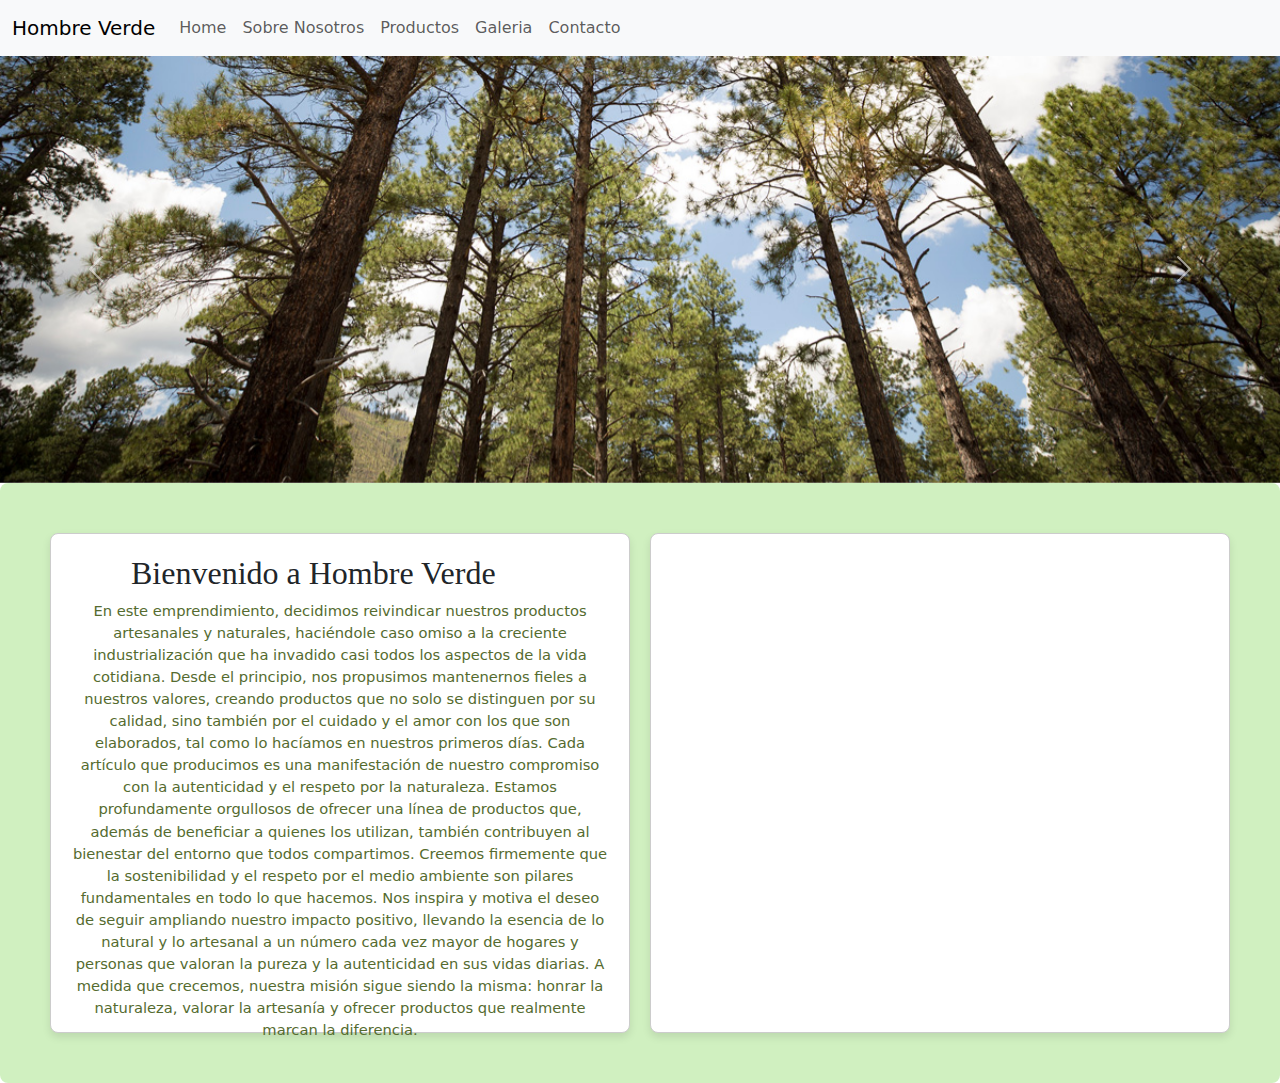
<file: Entrega Alvarez/index.html>
<!DOCTYPE html>
<html lang="en">
<head>
    <meta charset="UTF-8">
    <meta name="viewport" content="width=device-width, initial-scale=1.0">
    <title>Natural & Handmade Products - Home</title>
    <link rel="stylesheet" href="css/style.css">
    <link href="https://cdn.jsdelivr.net/npm/bootstrap@5.3.0/dist/css/bootstrap.min.css" rel="stylesheet">
</head>
<body>

    <!-- Navbar -->
    <nav class="navbar navbar-expand-lg navbar-light bg-light">
        <div class="container-fluid">
            <a class="navbar-brand" href="./index.html">Hombre Verde</a>
            <button class="navbar-toggler" type="button" data-bs-toggle="collapse" data-bs-target="#navbarNav" aria-controls="navbarNav" aria-expanded="false" aria-label="Toggle navigation">
                <span class="navbar-toggler-icon"></span>
            </button>
            <div class="collapse navbar-collapse" id="navbarNav">
                <ul class="navbar-nav">
                    <li class="nav-item"><a class="nav-link" href="./index.html">Home</a></li>
                    <li class="nav-item"><a class="nav-link" href="Pages/about.html">Sobre Nosotros</a></li>
                    <li class="nav-item"><a class="nav-link" href="Pages/products.html">Productos</a></li>
                    <li class="nav-item"><a class="nav-link" href="Pages/gallery.html">Galeria</a></li>
                    <li class="nav-item"><a class="nav-link" href="Pages/contact.html">Contacto</a></li>
                </ul>
            </div>
        </div>
    </nav>

    <!-- Carrusel -->
    <div id="carouselExampleControls" class="carousel slide" data-bs-ride="carousel">
        <div class="carousel-inner">
            <div class="carousel-item active">
                <img src="Imagenes/forest.jpg" class="d-block w-100" alt="...">
            </div>
            <div class="carousel-item">
                <img src="Imagenes/miel.jpg" class="d-block w-100" alt="...">
            </div>
            <div class="carousel-item">
                <img src="Imagenes/naranjas.jpeg" class="d-block w-100" alt="...">
            </div>
        </div>
        <button class="carousel-control-prev" type="button" data-bs-target="#carouselExampleControls" data-bs-slide="prev">
            <span class="carousel-control-prev-icon" aria-hidden="true"></span>
            <span class="visually-hidden">Previous</span>
        </button>
        <button class="carousel-control-next" type="button" data-bs-target="#carouselExampleControls" data-bs-slide="next">
            <span class="carousel-control-next-icon" aria-hidden="true"></span>
            <span class="visually-hidden">Next</span>
        </button>
    </div>

    <!-- Sección Principal -->
    <section class="flex-container">
        <div class="flex-item">
            <h2 class="titulo">Bienvenido a Hombre Verde</h2>
            <p class="words">En este emprendimiento, decidimos reivindicar nuestros productos artesanales y naturales, haciéndole caso omiso a la creciente industrialización que ha invadido casi todos los aspectos de la vida cotidiana. Desde el principio, nos propusimos mantenernos fieles a nuestros valores, creando productos que no solo se distinguen por su calidad, sino también por el cuidado y el amor con los que son elaborados, tal como lo hacíamos en nuestros primeros días. Cada artículo que producimos es una manifestación de nuestro compromiso con la autenticidad y el respeto por la naturaleza.

                Estamos profundamente orgullosos de ofrecer una línea de productos que, además de beneficiar a quienes los utilizan, también contribuyen al bienestar del entorno que todos compartimos. Creemos firmemente que la sostenibilidad y el respeto por el medio ambiente son pilares fundamentales en todo lo que hacemos. Nos inspira y motiva el deseo de seguir ampliando nuestro impacto positivo, llevando la esencia de lo natural y lo artesanal a un número cada vez mayor de hogares y personas que valoran la pureza y la autenticidad en sus vidas diarias. A medida que crecemos, nuestra misión sigue siendo la misma: honrar la naturaleza, valorar la artesanía y ofrecer productos que realmente marcan la diferencia.</p>
        </div>
        <div class="flex-item">
            <iframe src="https://www.google.com/maps/embed?pb=!1m18!1m12!1m3!1d27374.168605346753!2d-59.80461297493467!3d-30.948957554272294!2m3!1f0!2f0!3f0!3m2!1i1024!2i768!4f13.1!3m3!1m2!1s0x95b35918903ec62f%3A0x1246e3391cdae4f9!2sSanta%20Elena%2C%20Entre%20R%C3%ADos!5e0!3m2!1ses!2sar!4v1725328638643!5m2!1ses!2sar" width="450" height="450" style="border:0;" allowfullscreen="" loading="lazy" referrerpolicy="no-referrer-when-downgrade"></iframe>
        </div>
    </section>




    <script src="https://cdn.jsdelivr.net/npm/bootstrap@5.3.0/dist/js/bootstrap.bundle.min.js"></script>
</body>
</html>
</file>
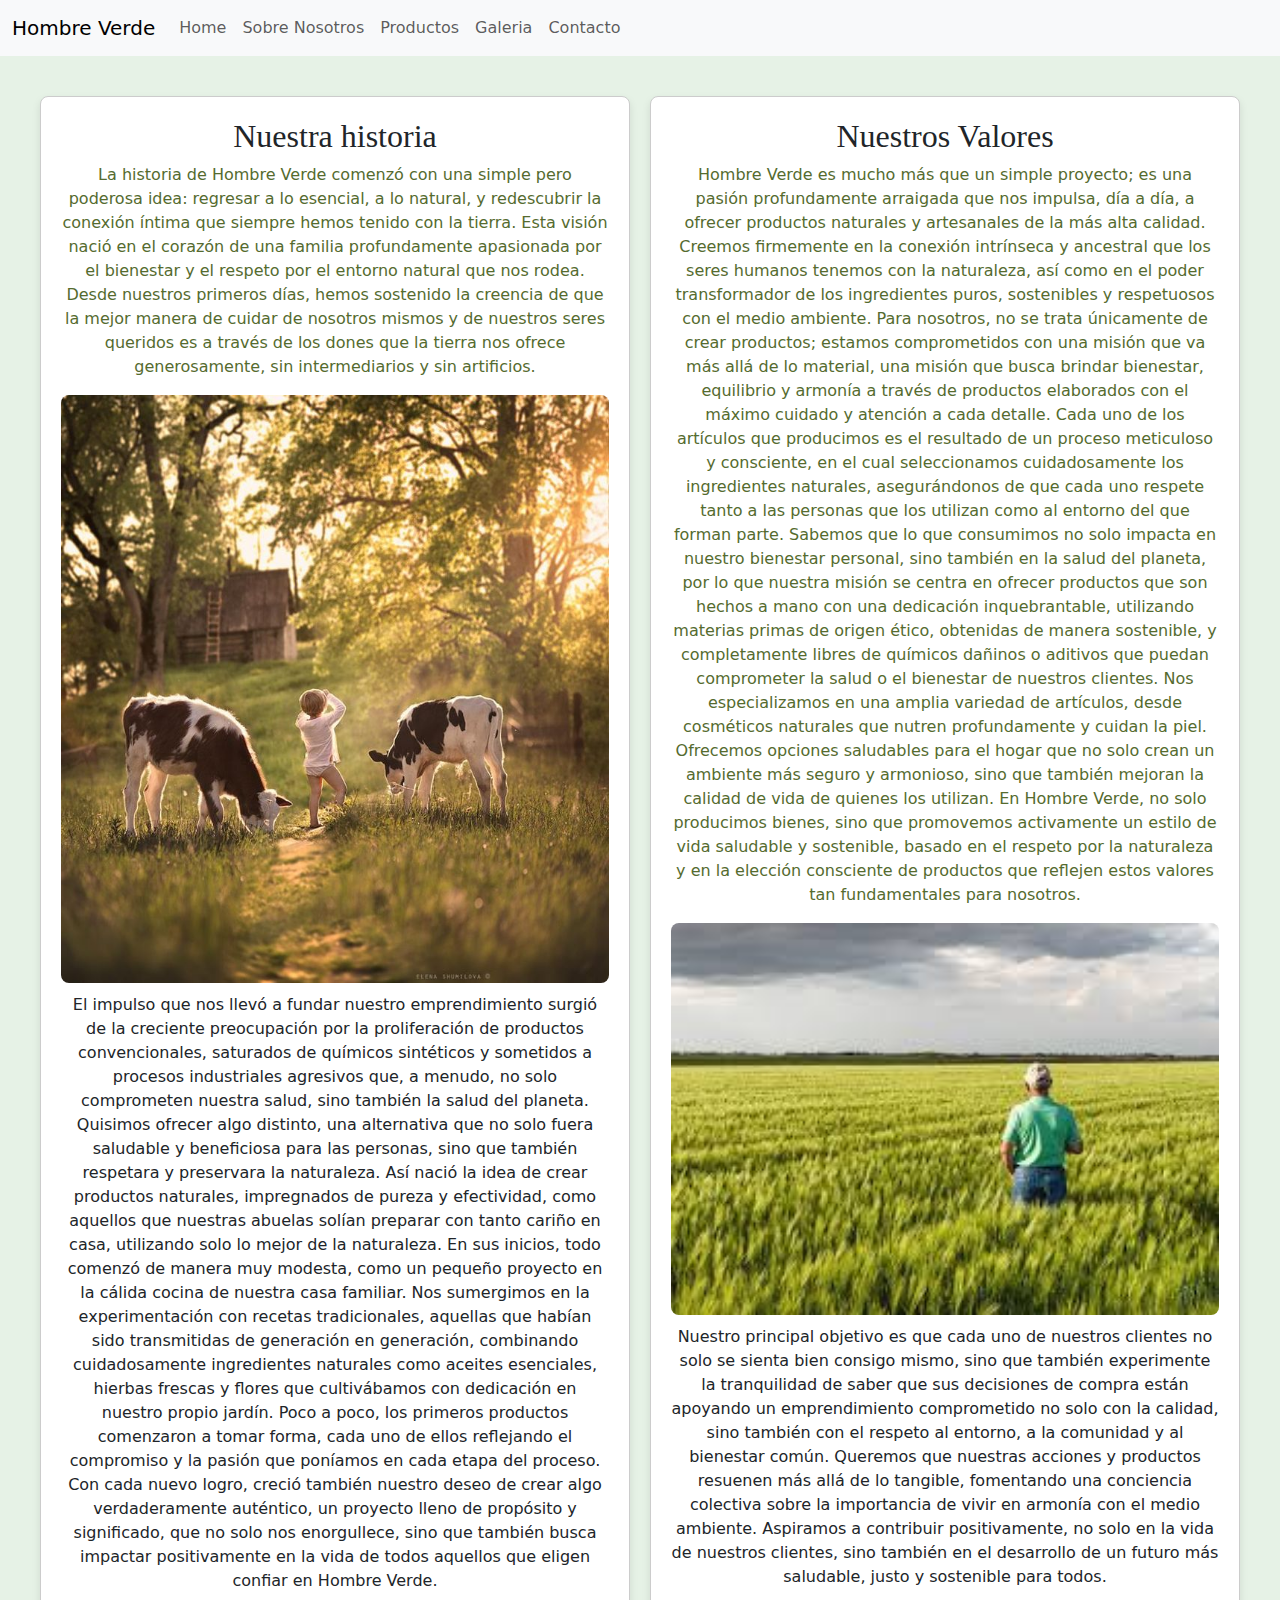
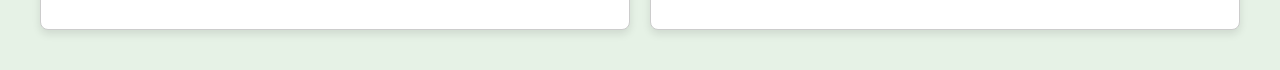
<file: Entrega Alvarez/Pages/about.html>
<!DOCTYPE html>
<html lang="en">
<head>
    <meta charset="UTF-8">
    <meta name="viewport" content="width=device-width, initial-scale=1.0">
    <title>About Us - Natural & Handmade Products</title>
    <link rel="stylesheet" href="../css/style.css">
    <link href="https://cdn.jsdelivr.net/npm/bootstrap@5.3.0/dist/css/bootstrap.min.css" rel="stylesheet">
</head>
<body>

    <!-- Navbar -->
    <nav class="navbar navbar-expand-lg navbar-light bg-light">
        <div class="container-fluid">
            <a class="navbar-brand" href="../index.html">Hombre Verde</a>
            <button class="navbar-toggler" type="button" data-bs-toggle="collapse" data-bs-target="#navbarNav" aria-controls="navbarNav" aria-expanded="false" aria-label="Toggle navigation">
                <span class="navbar-toggler-icon"></span>
            </button>
            <div class="collapse navbar-collapse" id="navbarNav">
                <ul class="navbar-nav">
                    <li class="nav-item"><a class="nav-link" href="../index.html">Home</a></li>
                    <li class="nav-item"><a class="nav-link" href="about.html">Sobre Nosotros</a></li>
                    <li class="nav-item"><a class="nav-link" href="products.html">Productos</a></li>
                    <li class="nav-item"><a class="nav-link" href="gallery.html">Galeria</a></li>
                    <li class="nav-item"><a class="nav-link" href="contact.html">Contacto</a></li>
                </ul>
            </div>
        </div>
    </nav>

    <!-- Contenido About -->
    <section class="grid-container">
        <div class="grid-item">
            <h2>Nuestra historia</h2>
            <p>La historia de Hombre Verde comenzó con una simple pero poderosa idea: regresar a lo esencial, a lo natural, y redescubrir la conexión íntima que siempre hemos tenido con la tierra. Esta visión nació en el corazón de una familia profundamente apasionada por el bienestar y el respeto por el entorno natural que nos rodea. Desde nuestros primeros días, hemos sostenido la creencia de que la mejor manera de cuidar de nosotros mismos y de nuestros seres queridos es a través de los dones que la tierra nos ofrece generosamente, sin intermediarios y sin artificios.
                
                <div>
                    <img src="../Imagenes/campo.jpg" alt="">
                </div>        
                El impulso que nos llevó a fundar nuestro emprendimiento surgió de la creciente preocupación por la proliferación de productos convencionales, saturados de químicos sintéticos y sometidos a procesos industriales agresivos que, a menudo, no solo comprometen nuestra salud, sino también la salud del planeta. Quisimos ofrecer algo distinto, una alternativa que no solo fuera saludable y beneficiosa para las personas, sino que también respetara y preservara la naturaleza. Así nació la idea de crear productos naturales, impregnados de pureza y efectividad, como aquellos que nuestras abuelas solían preparar con tanto cariño en casa, utilizando solo lo mejor de la naturaleza.
                En sus inicios, todo comenzó de manera muy modesta, como un pequeño proyecto en la cálida cocina de nuestra casa familiar. Nos sumergimos en la experimentación con recetas tradicionales, aquellas que habían sido transmitidas de generación en generación, combinando cuidadosamente ingredientes naturales como aceites esenciales, hierbas frescas y flores que cultivábamos con dedicación en nuestro propio jardín. Poco a poco, los primeros productos comenzaron a tomar forma, cada uno de ellos reflejando el compromiso y la pasión que poníamos en cada etapa del proceso. Con cada nuevo logro, creció también nuestro deseo de crear algo verdaderamente auténtico, un proyecto lleno de propósito y significado, que no solo nos enorgullece, sino que también busca impactar positivamente en la vida de todos aquellos que eligen confiar en Hombre Verde.</p>
        </div>
        <div class="grid-item">
            <h2>Nuestros Valores</h2>
            <p>Hombre Verde es mucho más que un simple proyecto; es una pasión profundamente arraigada que nos impulsa, día a día, a ofrecer productos naturales y artesanales de la más alta calidad. Creemos firmemente en la conexión intrínseca y ancestral que los seres humanos tenemos con la naturaleza, así como en el poder transformador de los ingredientes puros, sostenibles y respetuosos con el medio ambiente. Para nosotros, no se trata únicamente de crear productos; estamos comprometidos con una misión que va más allá de lo material, una misión que busca brindar bienestar, equilibrio y armonía a través de productos elaborados con el máximo cuidado y atención a cada detalle.

                Cada uno de los artículos que producimos es el resultado de un proceso meticuloso y consciente, en el cual seleccionamos cuidadosamente los ingredientes naturales, asegurándonos de que cada uno respete tanto a las personas que los utilizan como al entorno del que forman parte. Sabemos que lo que consumimos no solo impacta en nuestro bienestar personal, sino también en la salud del planeta, por lo que nuestra misión se centra en ofrecer productos que son hechos a mano con una dedicación inquebrantable, utilizando materias primas de origen ético, obtenidas de manera sostenible, y completamente libres de químicos dañinos o aditivos que puedan comprometer la salud o el bienestar de nuestros clientes.
                
                Nos especializamos en una amplia variedad de artículos, desde cosméticos naturales que nutren profundamente y cuidan la piel. Ofrecemos opciones saludables para el hogar que no solo crean un ambiente más seguro y armonioso, sino que también mejoran la calidad de vida de quienes los utilizan. En Hombre Verde, no solo producimos bienes, sino que promovemos activamente un estilo de vida saludable y sostenible, basado en el respeto por la naturaleza y en la elección consciente de productos que reflejen estos valores tan fundamentales para nosotros.
                
                <div>
                    <img src="../Imagenes/campo2.jpeg" alt="">
                </div>
                Nuestro principal objetivo es que cada uno de nuestros clientes no solo se sienta bien consigo mismo, sino que también experimente la tranquilidad de saber que sus decisiones de compra están apoyando un emprendimiento comprometido no solo con la calidad, sino también con el respeto al entorno, a la comunidad y al bienestar común. Queremos que nuestras acciones y productos resuenen más allá de lo tangible, fomentando una conciencia colectiva sobre la importancia de vivir en armonía con el medio ambiente. Aspiramos a contribuir positivamente, no solo en la vida de nuestros clientes, sino también en el desarrollo de un futuro más saludable, justo y sostenible para todos.</p>
        </div>
    </section>

    <script src="https://cdn.jsdelivr.net/npm/bootstrap@5.3.0/dist/js/bootstrap.bundle.min.js"></script>
</body>
</html>
</file>
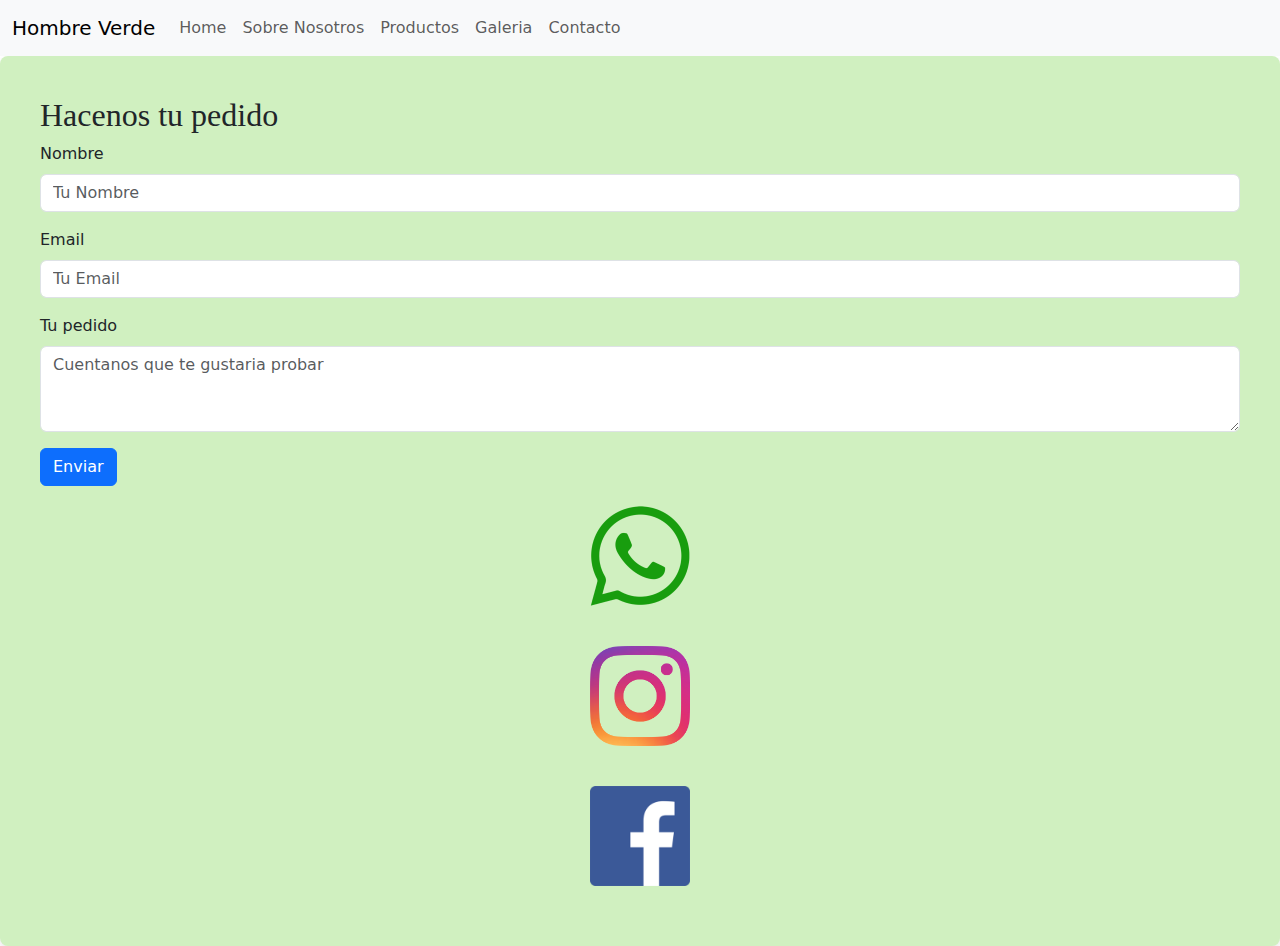
<file: Entrega Alvarez/Pages/contact.html>
<!DOCTYPE html>
<html lang="en">
<head>
    <meta charset="UTF-8">
    <meta name="viewport" content="width=device-width, initial-scale=1.0">
    <title>Contact Us - Natural & Handmade Products</title>
    <link rel="stylesheet" href="../css/style.css">
    <link href="https://cdn.jsdelivr.net/npm/bootstrap@5.3.0/dist/css/bootstrap.min.css" rel="stylesheet">
</head>
<body>

    <!-- Navbar -->
    <nav class="navbar navbar-expand-lg navbar-light bg-light">
        <div class="container-fluid">
            <a class="navbar-brand" href="../index.html">Hombre Verde</a>
            <button class="navbar-toggler" type="button" data-bs-toggle="collapse" data-bs-target="#navbarNav" aria-controls="navbarNav" aria-expanded="false" aria-label="Toggle navigation">
                <span class="navbar-toggler-icon"></span>
            </button>
            <div class="collapse navbar-collapse" id="navbarNav">
                <ul class="navbar-nav">
                    <li class="nav-item"><a class="nav-link" href="../index.html">Home</a></li>
                    <li class="nav-item"><a class="nav-link" href="about.html">Sobre Nosotros</a></li>
                    <li class="nav-item"><a class="nav-link" href="products.html">Productos</a></li>
                    <li class="nav-item"><a class="nav-link" href="gallery.html">Galeria</a></li>
                    <li class="nav-item"><a class="nav-link" href="contact.html">Contacto</a></li>
                </ul>
            </div>
        </div>
    </nav>

    <!-- Contenido Contact -->
    <section class="contact-form">
        <h2>Hacenos tu pedido</h2>
        <form>
            <div class="mb-3">
                <label for="name" class="form-label">Nombre</label>
                <input type="text" class="form-control" id="name" placeholder="Tu Nombre">
            </div>
            <div class="mb-3">
                <label for="email" class="form-label">Email</label>
                <input type="email" class="form-control" id="email" placeholder="Tu Email">
            </div>
            <div class="mb-3">
                <label for="message" class="form-label">Tu pedido</label>
                <textarea class="form-control" id="message" rows="3" placeholder="Cuentanos que te gustaria probar"></textarea>
            </div>
            <button type="submit" class="btn btn-primary">Enviar</button>
        </form>

        <div class="image-link">
            <a href="https://wa.me/543437488321">
                <img class="rip" src="../Imagenes/wsp.png" alt="Logo de whatsapp">
            </a>
        </div>

        <div class="image-link">
            <a href="https://www.instagram.com/hombre_verde.se/">
                <img class="rip" src="../Imagenes/ig.png" alt="Logo de instagram">
            </a>
        </div> 

        <div class="image-link">
            <a href="https://www.facebook.com/profile.php?id=61557716616313">
                <img class="rip" src="../Imagenes/fb.png" alt="Logo de Facebook">
            </a>
        </div>

    </section>

    <script src="https://cdn.jsdelivr.net/npm/bootstrap@5.3.0/dist/js/bootstrap.bundle.min.js"></script>
</body>
</html>
</file>
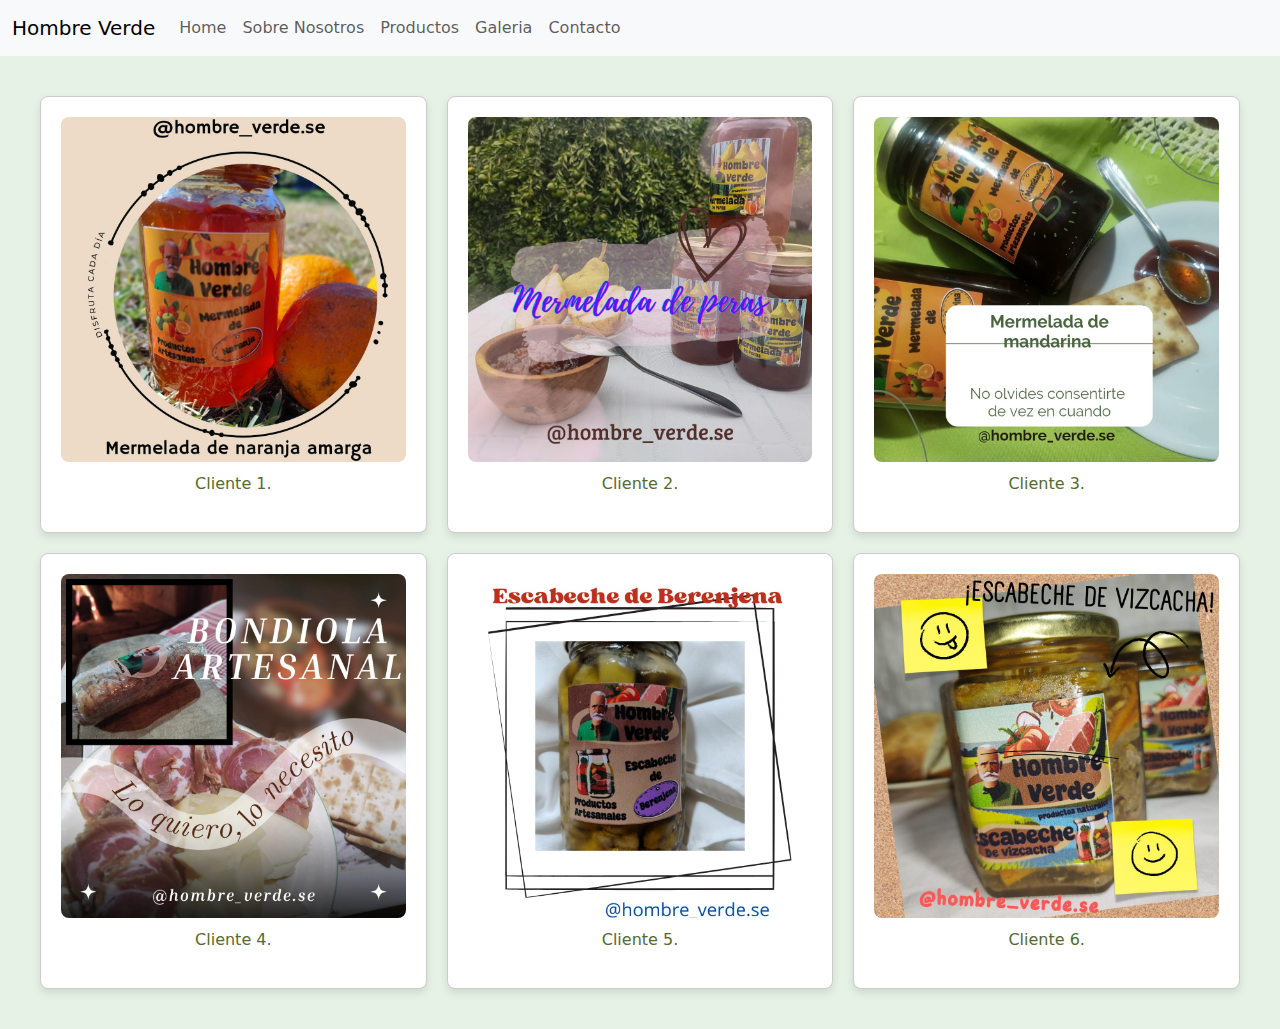
<file: Entrega Alvarez/Pages/gallery.html>
<!DOCTYPE html>
<html lang="en">
<head>
    <meta charset="UTF-8">
    <meta name="viewport" content="width=device-width, initial-scale=1.0">
    <title>Gallery - Natural & Handmade Products</title>
    <link rel="stylesheet" href="../css/style.css">
    <link href="https://cdn.jsdelivr.net/npm/bootstrap@5.3.0/dist/css/bootstrap.min.css" rel="stylesheet">
</head>
<body>

    <!-- Navbar -->
    <nav class="navbar navbar-expand-lg navbar-light bg-light">
        <div class="container-fluid">
            <a class="navbar-brand" href="../index.html">Hombre Verde</a>
            <button class="navbar-toggler" type="button" data-bs-toggle="collapse" data-bs-target="#navbarNav" aria-controls="navbarNav" aria-expanded="false" aria-label="Toggle navigation">
                <span class="navbar-toggler-icon"></span>
            </button>
            <div class="collapse navbar-collapse" id="navbarNav">
                <ul class="navbar-nav">
                    <li class="nav-item"><a class="nav-link" href="../index.html">Home</a></li>
                    <li class="nav-item"><a class="nav-link" href="about.html">Sobre Nosotros</a></li>
                    <li class="nav-item"><a class="nav-link" href="products.html">Productos</a></li>
                    <li class="nav-item"><a class="nav-link" href="gallery.html">Galeria</a></li>
                    <li class="nav-item"><a class="nav-link" href="contact.html">Contacto</a></li>
                </ul>
            </div>
        </div>
    </nav>
    <!-- Contenido Gallery -->
    <section class="grid-container">
        <div class="grid-item">
            <img src="../Imagenes/dulcen.jpg" alt="Gallery Image 1">
            <p>Cliente 1.</p>
        </div>
        <div class="grid-item">
            <img src="../Imagenes/dulce.jpg" alt="Gallery Image 2">
            <p>Cliente 2.</p>
        </div>
        <div class="grid-item">
            <img src="../Imagenes/mandarin.jpg" alt="Gallery Image 3">
            <p>Cliente 3.</p>
        </div>
        <div class="grid-item">
            <img src="../Imagenes/bond.jpeg" alt="Gallery Image 1">
            <p>Cliente 4.</p>
        </div>
        <div class="grid-item">
            <img src="../Imagenes/bere.jpeg" alt="Gallery Image 2">
            <p>Cliente 5.</p>
        </div>
        <div class="grid-item">
            <img src="../Imagenes/escabec.jpeg" alt="Gallery Image 3">
            <p>Cliente 6.</p>
        </div>
    </section>





    <script src="https://cdn.jsdelivr.net/npm/bootstrap@5.3.0/dist/js/bootstrap.bundle.min.js"></script>
</body>
</html>
</file>
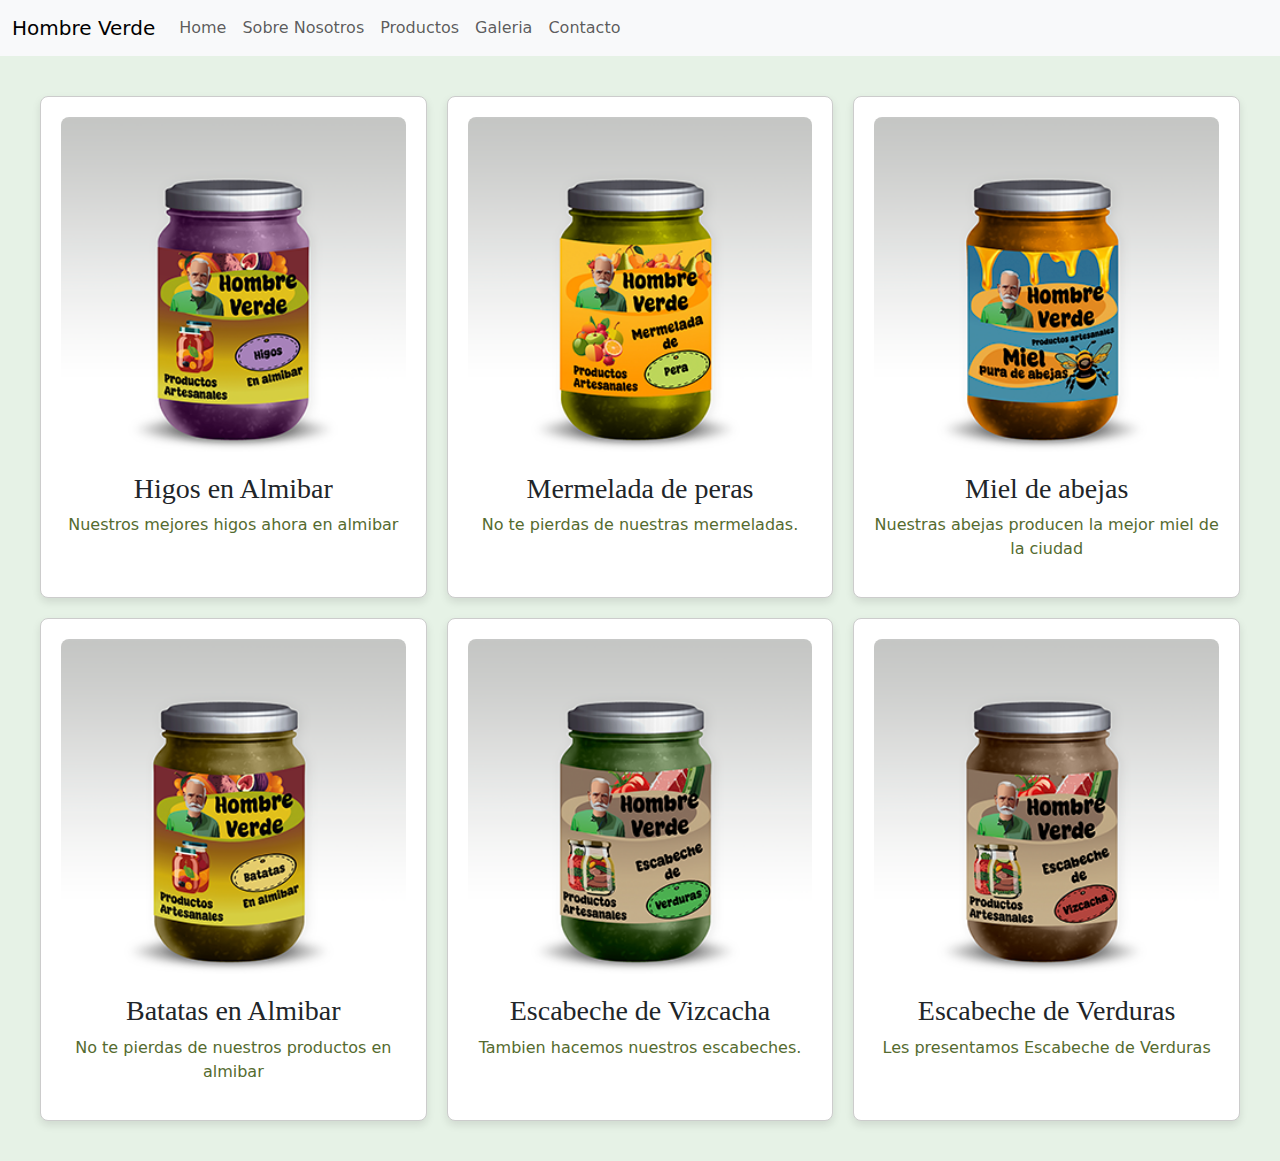
<file: Entrega Alvarez/Pages/products.html>
<!DOCTYPE html>
<html lang="en">
<head>
    <meta charset="UTF-8">
    <meta name="viewport" content="width=device-width, initial-scale=1.0">
    <title>Our Products - Natural & Handmade</title>
    <link rel="stylesheet" href="../css/style.css">
    <link href="https://cdn.jsdelivr.net/npm/bootstrap@5.3.0/dist/css/bootstrap.min.css" rel="stylesheet">
</head>
<body>

    <!-- Navbar -->
    <nav class="navbar navbar-expand-lg navbar-light bg-light">
        <div class="container-fluid">
            <a class="navbar-brand" href="../index.html">Hombre Verde</a>
            <button class="navbar-toggler" type="button" data-bs-toggle="collapse" data-bs-target="#navbarNav" aria-controls="navbarNav" aria-expanded="false" aria-label="Toggle navigation">
                <span class="navbar-toggler-icon"></span>
            </button>
            <div class="collapse navbar-collapse" id="navbarNav">
                <ul class="navbar-nav">
                    <li class="nav-item"><a class="nav-link" href="../index.html">Home</a></li>
                    <li class="nav-item"><a class="nav-link" href="about.html">Sobre Nosotros</a></li>
                    <li class="nav-item"><a class="nav-link" href="products.html">Productos</a></li>
                    <li class="nav-item"><a class="nav-link" href="gallery.html">Galeria</a></li>
                    <li class="nav-item"><a class="nav-link" href="contact.html">Contacto</a></li>
                </ul>
            </div>
        </div>
    </nav>

    <!-- Contenido Products -->
    <section class="grid-container">
        <div class="grid-item">
            <img src="../Imagenes/higos.png" alt="Product 1">
            <h3>Higos en Almibar</h3>
            <p>Nuestros mejores higos ahora en almibar</p>
        </div>
        <div class="grid-item">
            <img src="../Imagenes/peras.png" alt="Product 2">
            <h3>Mermelada de peras</h3>
            <p>No te pierdas de nuestras mermeladas.</p>
        </div>
        <div class="grid-item">
            <img src="../Imagenes/miel.png" alt="Product 3">
            <h3>Miel de abejas</h3>
            <p>Nuestras abejas producen la mejor miel de la ciudad</p>
        </div>
        <div class="grid-item">
            <img src="../Imagenes/batatas.png" alt="Product 1">
            <h3>Batatas en Almibar</h3>
            <p>No te pierdas de nuestros productos en almibar</p>
        </div>
        <div class="grid-item">
            <img src="../Imagenes/verduras.png" alt="Product 2">
            <h3>Escabeche de Vizcacha</h3>
            <p>Tambien hacemos nuestros escabeches.</p>
        </div>
        <div class="grid-item">
            <img src="../Imagenes/vizcacha.png" alt="Product 3">
            <h3>Escabeche de Verduras</h3>
            <p>Les presentamos Escabeche de Verduras</p>
        </div>
    </section>

    <script src="https://cdn.jsdelivr.net/npm/bootstrap@5.3.0/dist/js/bootstrap.bundle.min.js"></script>
</body>
</html>
</file>
<file: Entrega Alvarez/css/style.css>
@charset "UTF-8";
body {
  font-family: "Lora", serif;
  color: #333;
  background-color: #f4f9f4;
  margin: 0;
  padding: 0;
  line-height: 1.6;
}

h1, h2, h3 {
  color: #2f4f4f;
  font-family: "Merriweather", serif;
}

p {
  color: #556b2f;
}

.navbar {
  background-color: #3b7a57;
  padding: 10px 20px;
}
.navbar__brand {
  font-family: "Merriweather", serif;
  color: #ffffff !important;
  font-size: 24px;
}
.navbar__nav .nav__link {
  color: #ffffff !important;
  font-size: 18px;
  margin-right: 20px;
  transition: color 0.3s ease;
}
.navbar__nav .nav__link:hover {
  color: #8fbc8f !important;
}

.carousel__inner .carousel__item {
  width: 100%;
  height: 400px;
  object-fit: cover;
  border-radius: 8px;
}
.carousel__inner .carousel__item img {
  width: 100%;
  height: 100%;
}

.grid-item img {
  width: 500px;
  height: 500px;
}

.contact-form {
  padding: 40px;
  background-color: #d0f0c0;
  border-radius: 8px;
  box-shadow: 0 4px 8px rgba(0, 0, 0, 0.1);
}
.contact-form__title {
  color: #2f4f4f;
}
.contact-form__control {
  border-radius: 8px;
  border: 1px solid #ccc;
  padding: 10px;
  margin-bottom: 20px;
}
.contact-form__button {
  background-color: #3b7a57;
  color: #ffffff;
  border: none;
  padding: 10px 20px;
  border-radius: 8px;
  cursor: pointer;
  transition: background-color 0.3s ease;
}
.contact-form__button:hover {
  background-color: #8fbc8f;
}

.image-link {
  display: flex; 
  justify-content: center;
  align-items: center; 
}

.image-link a {
  display: inline; 
  margin: 20px 20px;
}

.image-link img {
  width: 100px; 
  height: auto; 
  float: left;
}
.image-link img:hover {
  transform: scale(1.1);
}

@media (max-width: 768px) {
  .flex-container {
    flex-direction: column;
    text-align: center;
  }
  .grid-container {
    grid-template-columns: 1fr;
  }
  .carousel__item img {
    height: 300px;
  }
}
@media (max-width: 480px) {
  .flex-container {
    flex-direction: column;
  }
}
.flex-container {
  display: flex;
  justify-content: space-between;
  align-items: center;
  padding: 40px;
  background-color: #d0f0c0;
  border-radius: 8px;
}
.flex-container .flex-item {
  flex: 1 1 100%;
  margin: 10px;
  padding: 20px;
  width: 500px;
  height: 500px;
  background-color: #ffffff;
  border: 1px solid #ccc;
  border-radius: 8px;
  box-shadow: 0 4px 8px rgba(0, 0, 0, 0.1);
}
.flex-container .flex-item img {
  height: 480px;
  width: 480px;
  padding: 0 0 16px 13px;
}

.titulo {
  padding: 0 0 0 60px;
}

.words {
  font-size: 14.7px;
  text-align: center;
}

.grid-container {
  display: grid;
  grid-template-columns: repeat(auto-fit, minmax(300px, 1fr));
  gap: 20px;
  padding: 40px;
  background-color: #e6f2e6;
}
.grid-container .grid-item {
  background-color: #ffffff;
  padding: 20px;
  text-align: center;
  border: 1px solid #ccc;
  border-radius: 8px;
  box-shadow: 0 4px 8px rgba(0, 0, 0, 0.1);
  transition: transform 0.3s ease;
}
.grid-container .grid-item img {
  width: 100%;
  height: auto;
  border-radius: 8px;
  margin-bottom: 10px;
}
.grid-container .grid-item:hover {
  transform: scale(1.05);
}

/*# sourceMappingURL=style.css.map */
</file>
